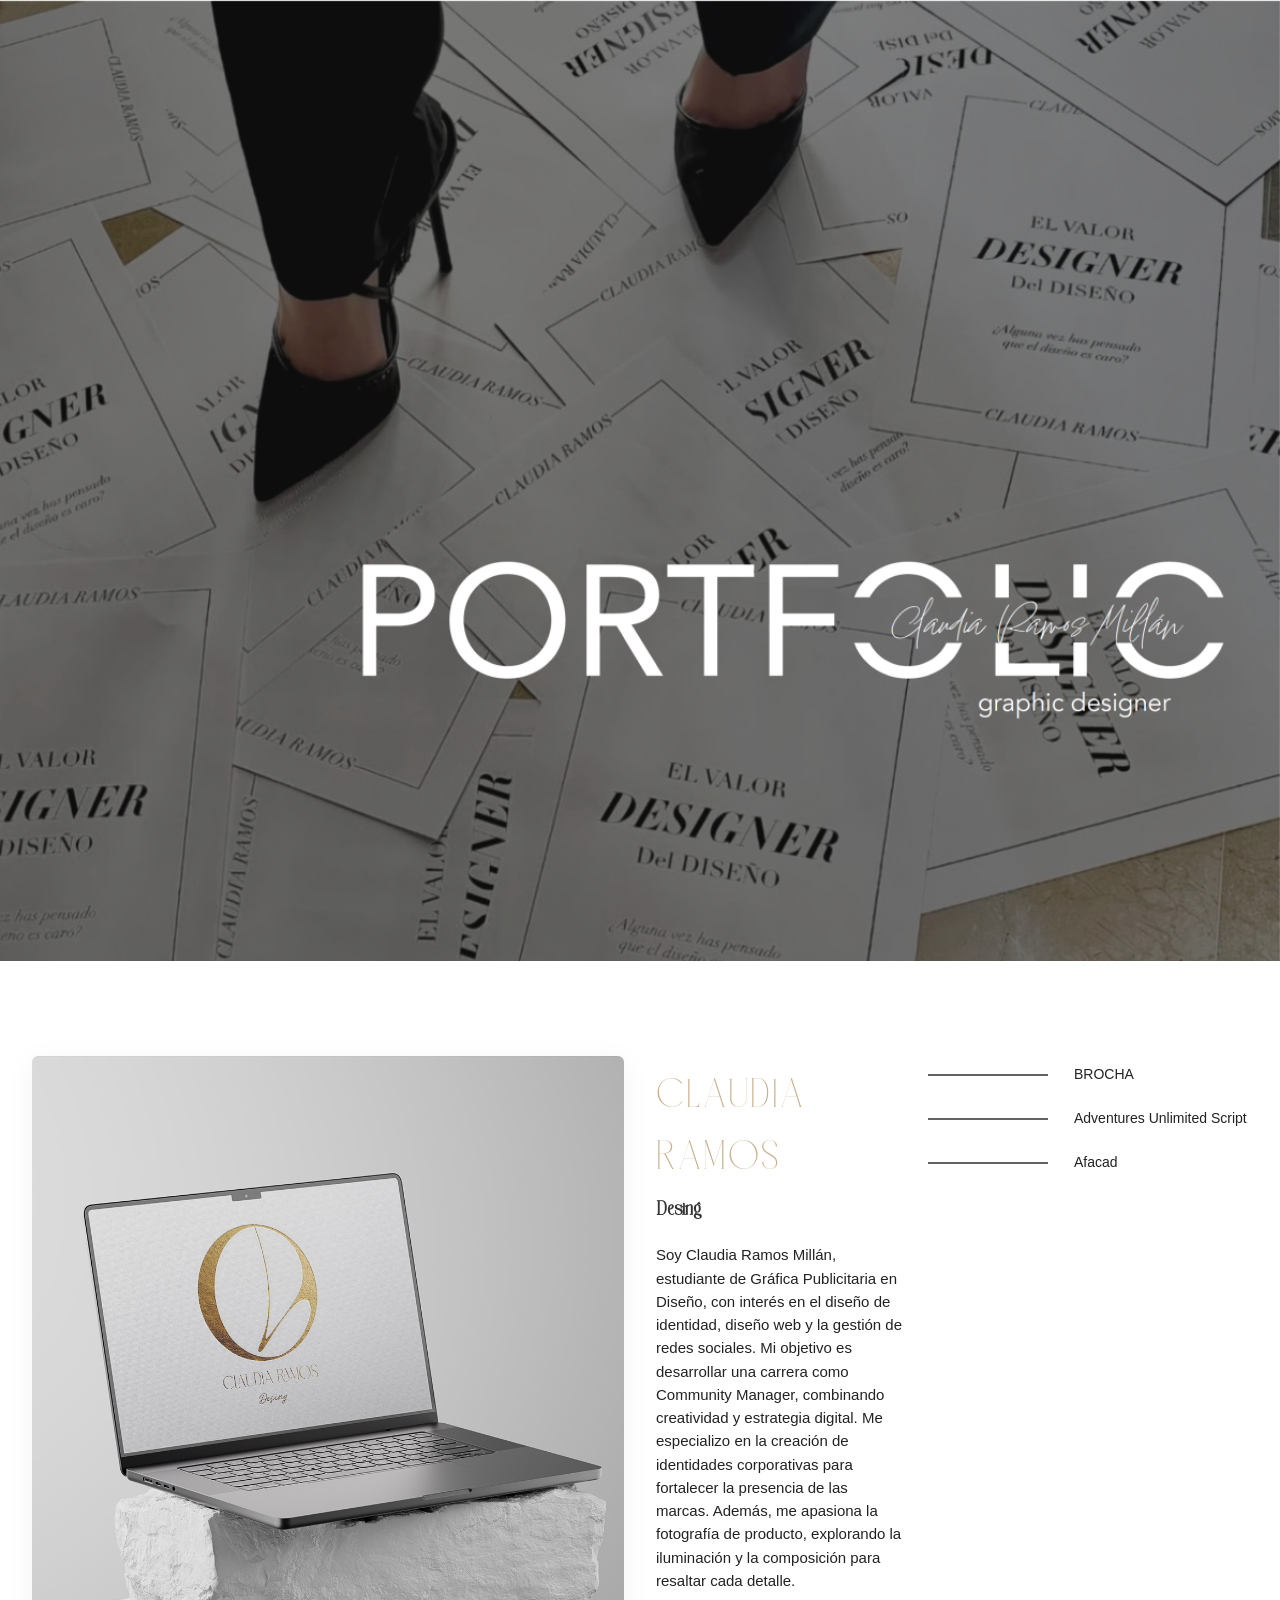
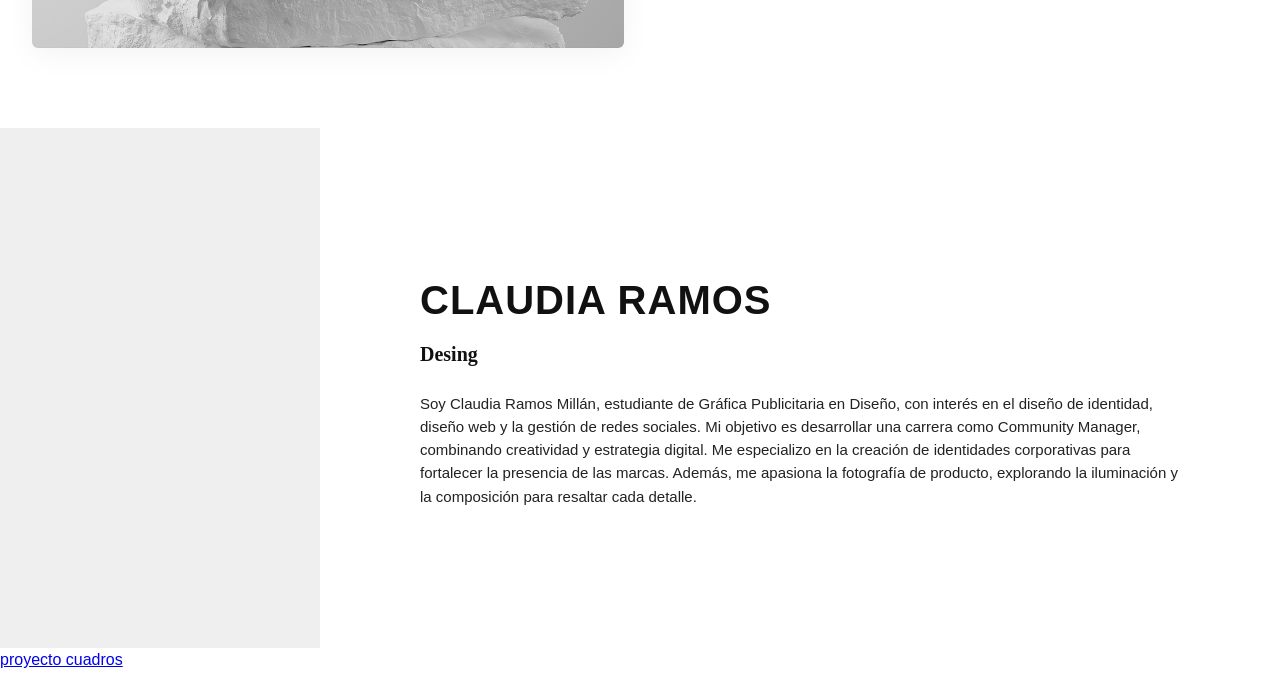
<file: index.html>
<!DOCTYPE html>
<html lang="es">
<head>
  <meta charset="utf-8" />
  <meta name="viewport" content="width=device-width,initial-scale=1" />
  <title>Portfolio — Claudia Ramos</title>
  <link rel="stylesheet" href="estilos.css">
</head>
<body>

  <section class="hero">

    <img class="work-logo" src="IMG/Captura de pantalla 2025-12-04 a las 20.33.02.png" alt="Logo" />
   
  </section>



  <section class="work-section">
    <div class="work-left">
    
      <img id="mac" src="IMG/05 Macbook Pro On White Rock Mockup.jpg" alt="Mockup / logo grande" class="work-image" />
    </div>

    <div class="work-right">

      <div class="info-lines">
        <div class="info-text">
          <h2 class="info-text h2">CLAUDIA RAMOS</h2>
          <h3 class="info-text h3">Desing</h3>

          <p>
            Soy Claudia Ramos Millán, estudiante de Gráfica Publicitaria en Diseño,
            con interés en el diseño de identidad, diseño web y la gestión de redes sociales.
            Mi objetivo es desarrollar una carrera como Community Manager, combinando
            creatividad y estrategia digital. Me especializo en la creación de identidades
            corporativas para fortalecer la presencia de las marcas. Además, me apasiona
            la fotografía de producto, explorando la iluminación y la composición para
            resaltar cada detalle.
          </p>
        </div>

    
        <div class="lines-column">
          <div class="line-item"><div class="line"></div><span>BROCHA</span></div>
          <div class="line-item"><div class="line"></div><span>Adventures Unlimited Script</span></div>
          <div class="line-item"><div class="line"></div><span>Afacad</span></div>
        </div>
      </div>
    </div>
  </section>


  <section class="bio-section">
    <div class="bio-left"></div>

    <div class="bio-right">
      <h2 class="info-text h2">CLAUDIA RAMOS</h2>
      <h3 class="info-text h3">Desing</h3>

      <p>
        Soy Claudia Ramos Millán, estudiante de Gráfica Publicitaria en Diseño, con interés en el diseño
        de identidad, diseño web y la gestión de redes sociales. Mi objetivo es desarrollar una carrera
        como Community Manager, combinando creatividad y estrategia digital. Me especializo en la creación
        de identidades corporativas para fortalecer la presencia de las marcas. Además, me apasiona la
        fotografía de producto, explorando la iluminación y la composición para resaltar cada detalle.
      </p>
    </div>
  </section>

<a href="HTML/EJ16_JS_claudiaRamos/"> proyecto cuadros</a>
</body>
</html>
</file>
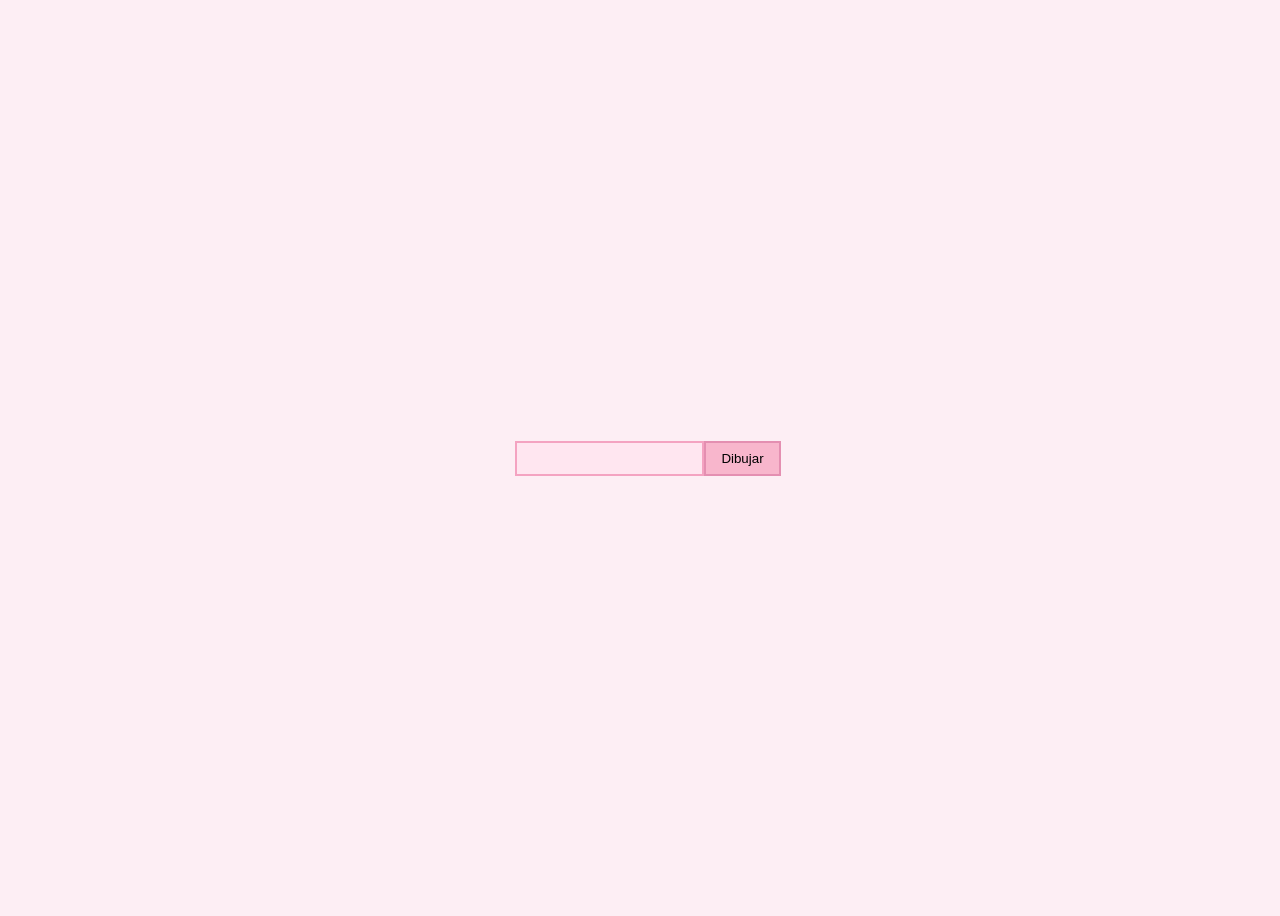
<file: HTML/EJ16_JS_claudiaRamos/index.html>
<!DOCTYPE html>
<html lang="es">

<head>
    <meta charset="UTF-8">
    <meta name="viewport" content="width=device-width, initial-scale=1.0">
    <title>Background</title>
    <link rel="stylesheet" href="CSS/estilos.css">
</head>

<body>
    <input type="number" id="numFiguras">
    <button id="btnDibujar">Dibujar</button>
    <section id="contenedor"></section>

    <script src="script.js"></script>
</body>

</html>
</file>
<file: estilos.css>
* {
    box-sizing: border-box;
    margin: 0;
    padding: 0;
}

:root {
    --max-width: 1200px;
    --gutter: 32px;
    --muted: #efefef;
    --text: #111;
    --accent: #c9b08b;
    --font-sans: "Helvetica Neue", Arial, sans-serif;
    --font-script: "Segoe Script", "Brush Script MT", cursive;
}

body {
    font-family: var(--font-sans);
    color: var(--text);
    line-height: 1.55;
    -webkit-font-smoothing: antialiased;
    -moz-osx-font-smoothing: grayscale;
    background: white;
    overflow-y: auto;
}

.work-section {
    display: grid;
    grid-template-columns: 1fr 1fr;
    align-items: start;
    gap: var(--gutter);
    max-width: 1400px;
    margin: 80px auto;
    padding: 0 var(--gutter);
}

.work-left {
    display: flex;
    align-items: center;
    justify-content: center;
}

.work-left .work-image {
    width: 100%;
    max-width: 700px;
    object-fit: contain;
    display: block;
    border-radius: 6px;
    box-shadow: 0 6px 30px rgba(0, 0, 0, 0.05);
}

.work-right {
    display: flex;
    flex-direction: column;
    gap: 28px;
    padding: 8px 0;
}

.work-logo {
    width: 100%;
    height: auto;
    object-fit: contain;
    opacity: 0.95;
    margin-bottom: 8px;
}

.info-lines {
    display: grid;
    grid-template-columns: 1fr 320px;
    gap: 24px;
    align-items: start;
}


.info-text h2 {
    font-size: 36px;
    letter-spacing: 2px;
    font-weight: 400;
    margin-bottom: 6px;
    font-family: 'Brocha';
    font-size: 30pt;
    color: #c9b08b;
}

.info-text h3 {
    font-family: 'Avelire';
    font-size: 20px;
    margin-bottom: 18px;
    color: #333;
}


.info-text p {
    font-size: 15px;
    color: #222;
    max-width: 100%;
    text-align: left;
}

.lines-column {
    display: flex;
    flex-direction: column;
    gap: 22px;
    justify-content: flex-start;
}

.line-item {
    display: flex;
    align-items: center;
    gap: 14px;
    font-size: 14px;
    color: #222;
}

.line {
    height: 2px;
    width: 100%;
    max-width: 120px;
    background: #222;
    margin-right: 12px;
    opacity: 0.7;
}

.bio-section {
    display: grid;
    grid-template-columns: 320px 1fr;
    gap: 0;
    align-items: stretch;
    min-height: 520px;
    margin-top: 60px;
}

.bio-left {
    background: var(--muted);
    min-height: 520px;
}

.bio-right {
    padding: 72px 56px;
    display: flex;
    flex-direction: column;
    justify-content: center;
    max-width: var(--max-width);
    margin: 0 auto;
}

.bio-right h2 {
    font-size: 40px;
    margin-bottom: 8px;
    letter-spacing: 1px;
}

.bio-right h3 {
    font-family: var(--font-script);
    font-size: 20px;
    margin-bottom: 22px;
}

.bio-right p {
    font-size: 15px;
    color: #222;
    max-width: 760px;
}

@font-face {
    font-family: Brocha;
    src: url('FNT/BORCHA\ regular.otf')
}

@font-face {
    font-family: Avelire ;
    src: url(FNT/AVELIRE.ttf);
}
</file>
<file: HTML/EJ16_JS_claudiaRamos/CSS/estilos.css>
body {
    font-family: Arial, Helvetica, sans-serif;
    height: 100vh;
    width: 100%;
    background-color: #fdeef4;

    display: flex;
    justify-content: center;
    align-items: center;
}


.figura {
    position: absolute;
    border-style: solid;
}

#contenedor {
    width: 90%;
    height: 100vh;
    position: absolute;
    z-index: -1;
}

input {
    padding: 8px;
    border: 2px solid #f4a3c1;
    background-color: #ffe6f0;
    background-color: hsl(hue, saturation, lightness);
  

}

button {
    padding: 8px 15px;
    left: 55%;
    background-color: #f8b6cc;
    border: 2px solid #e48fb1;
    cursor: pointer;
}
</file>
